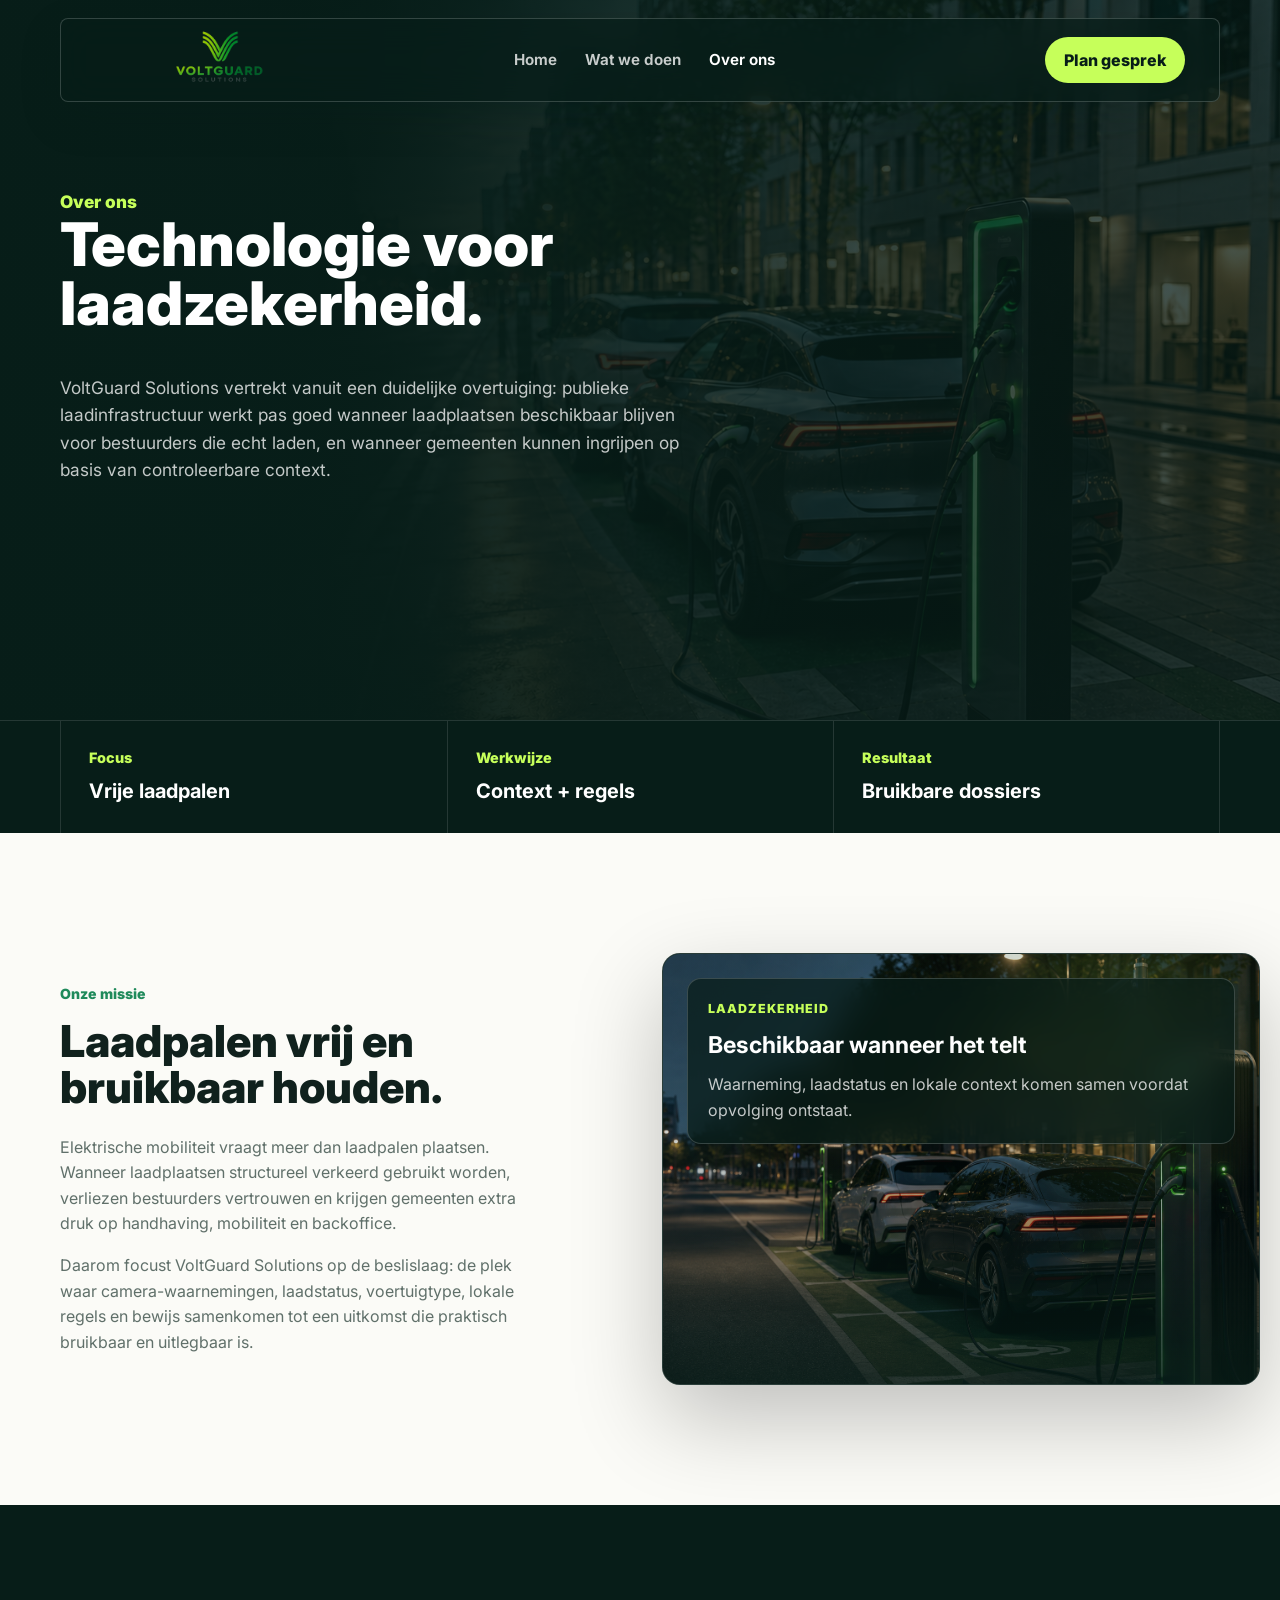
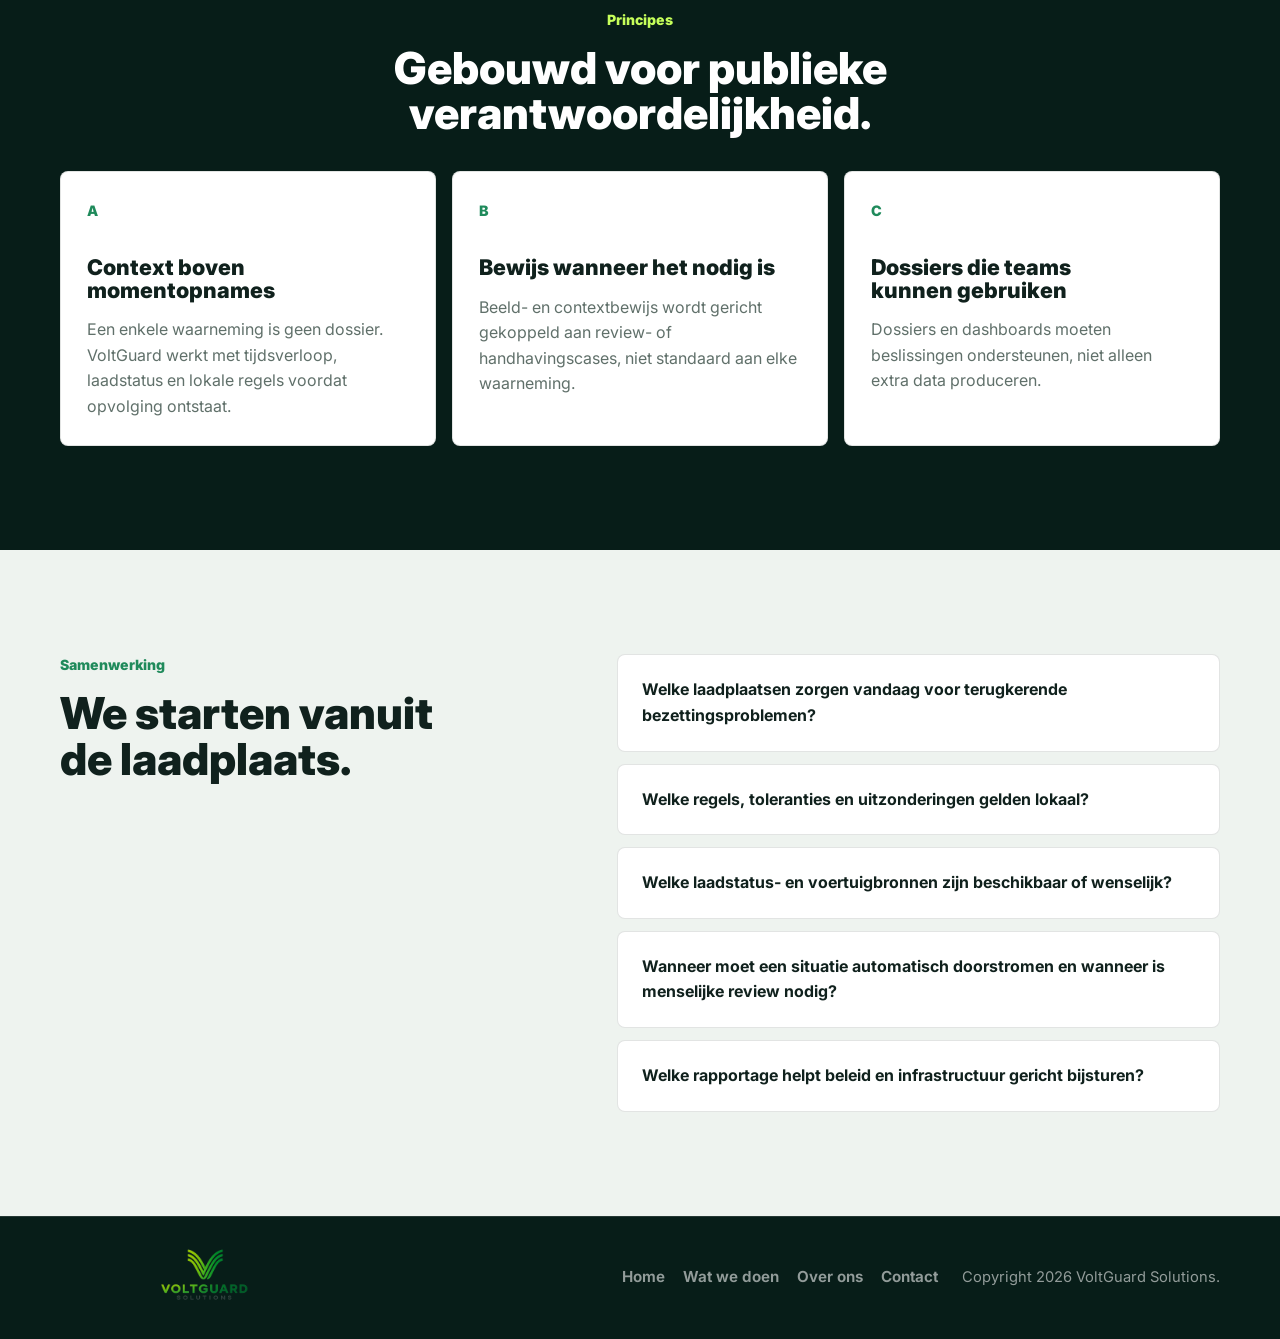
<file: over-ons/index.html>
<!DOCTYPE html>
<html lang="nl">
<head>
  <meta charset="UTF-8">
  <meta name="viewport" content="width=device-width, initial-scale=1.0">
  <title>Over ons | VoltGuard Solutions</title>
  <meta name="description" content="VoltGuard Solutions bouwt uitlegbare laadpaalhandhaving voor steden en gemeenten die publieke laadpalen beschikbaar, betrouwbaar en controleerbaar willen houden.">
  <meta name="robots" content="index,follow">
  <meta name="theme-color" content="#071d18">
  <link rel="canonical" href="https://voltguardsolutions.be/over-ons/">
  <meta property="og:type" content="website">
  <meta property="og:locale" content="nl_BE">
  <meta property="og:title" content="Over ons | VoltGuard Solutions">
  <meta property="og:description" content="Waarom VoltGuard Solutions vertrekt vanuit laadzekerheid, publieke context en uitlegbare handhaving.">
  <meta property="og:url" content="https://voltguardsolutions.be/over-ons/">
  <meta property="og:image" content="https://voltguardsolutions.be/assets/hero-ev-enforcement.png">
  <link rel="icon" type="image/png" href="../FINAL.png">
  <link rel="preconnect" href="https://fonts.googleapis.com">
  <link rel="preconnect" href="https://fonts.gstatic.com" crossorigin>
  <link href="https://fonts.googleapis.com/css2?family=Inter:wght@400;500;600;700;800&display=swap" rel="stylesheet">
  <link rel="stylesheet" href="../style.css">
  <script defer src="../script.js"></script>
</head>
<body data-contact-email="info@voltguardsolutions.be">
  <header class="site-header" id="site-header">
    <div class="container header-inner">
      <a class="brand" href="../" aria-label="VoltGuard Solutions home">
        <img class="brand-logo" src="../FINAL.png" alt="VoltGuard Solutions">
      </a>
      <nav class="desktop-nav" aria-label="Hoofdnavigatie">
        <a href="../">Home</a>
        <a href="../wat-we-doen/">Wat we doen</a>
        <a href="../over-ons/" aria-current="page">Over ons</a>
      </nav>
      <a class="header-cta" href="../#contact">Plan gesprek</a>
      <button class="menu-toggle" type="button" aria-label="Menu openen" aria-expanded="false" aria-controls="mobile-nav">
        <span></span>
        <span></span>
      </button>
    </div>
    <nav class="mobile-nav" id="mobile-nav" aria-label="Mobiele navigatie" aria-hidden="true">
      <a href="../">Home</a>
      <a href="../wat-we-doen/">Wat we doen</a>
      <a href="../over-ons/" aria-current="page">Over ons</a>
    </nav>
  </header>

  <main>
    <section class="page-hero">
      <div class="container page-hero-grid">
        <div>
          <p class="eyebrow">Over ons</p>
          <h1>Technologie voor laadzekerheid.</h1>
        </div>
        <p>VoltGuard Solutions vertrekt vanuit een duidelijke overtuiging: publieke laadinfrastructuur werkt pas goed wanneer laadplaatsen beschikbaar blijven voor bestuurders die echt laden, en wanneer gemeenten kunnen ingrijpen op basis van controleerbare context.</p>
      </div>
    </section>

    <section class="metric-strip" aria-label="Kern van VoltGuard Solutions">
      <div class="container metric-grid">
        <div>
          <span>Focus</span>
          <strong>Vrije laadpalen</strong>
        </div>
        <div>
          <span>Werkwijze</span>
          <strong>Context + regels</strong>
        </div>
        <div>
          <span>Resultaat</span>
          <strong>Bruikbare dossiers</strong>
        </div>
      </div>
    </section>

    <section class="section band-white">
      <div class="container intro-grid mission-intro">
        <div class="mission-copy">
          <div class="section-heading">
            <p class="eyebrow">Onze missie</p>
            <h2>Laadpalen vrij en bruikbaar houden.</h2>
          </div>
          <div class="intro-copy">
            <p>Elektrische mobiliteit vraagt meer dan laadpalen plaatsen. Wanneer laadplaatsen structureel verkeerd gebruikt worden, verliezen bestuurders vertrouwen en krijgen gemeenten extra druk op handhaving, mobiliteit en backoffice.</p>
            <p>Daarom focust VoltGuard Solutions op de beslislaag: de plek waar camera-waarnemingen, laadstatus, voertuigtype, lokale regels en bewijs samenkomen tot een uitkomst die praktisch bruikbaar en uitlegbaar is.</p>
          </div>
        </div>
        <figure class="problem-visual mission-visual" aria-label="Publieke laadplaatsen met controlecamera en laadpunten">
          <img src="../assets/mission-laadzekerheid.png" alt="">
          <figcaption class="problem-visual-card mission-visual-card">
            <span>Laadzekerheid</span>
            <strong>Beschikbaar wanneer het telt</strong>
            <p>Waarneming, laadstatus en lokale context komen samen voordat opvolging ontstaat.</p>
          </figcaption>
        </figure>
      </div>
    </section>

    <section class="section band-dark">
      <div class="container">
        <div class="section-heading wide">
          <p class="eyebrow">Principes</p>
          <h2>Gebouwd voor publieke verantwoordelijkheid.</h2>
        </div>
        <div class="issue-grid">
          <article class="issue-card">
            <span>A</span>
            <h3>Context boven momentopnames</h3>
            <p>Een enkele waarneming is geen dossier. VoltGuard werkt met tijdsverloop, laadstatus en lokale regels voordat opvolging ontstaat.</p>
          </article>
          <article class="issue-card">
            <span>B</span>
            <h3>Bewijs wanneer het nodig is</h3>
            <p>Beeld- en contextbewijs wordt gericht gekoppeld aan review- of handhavingscases, niet standaard aan elke waarneming.</p>
          </article>
          <article class="issue-card">
            <span>C</span>
            <h3>Dossiers die teams kunnen gebruiken</h3>
            <p>Dossiers en dashboards moeten beslissingen ondersteunen, niet alleen extra data produceren.</p>
          </article>
        </div>
      </div>
    </section>

    <section class="section band-light over-ons-collaboration">
      <div class="container split-text">
        <div class="section-heading">
          <p class="eyebrow">Samenwerking</p>
          <h2>We starten vanuit de laadplaats.</h2>
        </div>
        <div class="check-list">
          <p>Welke laadplaatsen zorgen vandaag voor terugkerende bezettingsproblemen?</p>
          <p>Welke regels, toleranties en uitzonderingen gelden lokaal?</p>
          <p>Welke laadstatus- en voertuigbronnen zijn beschikbaar of wenselijk?</p>
          <p>Wanneer moet een situatie automatisch doorstromen en wanneer is menselijke review nodig?</p>
          <p>Welke rapportage helpt beleid en infrastructuur gericht bijsturen?</p>
        </div>
      </div>
    </section>

  </main>

  <footer class="site-footer footer-dark">
    <div class="container footer-grid">
      <a class="brand" href="../" aria-label="VoltGuard Solutions home">
        <img class="brand-logo" src="../FINAL.png" alt="VoltGuard Solutions">
      </a>
      <nav aria-label="Footer navigatie">
        <a href="../">Home</a>
        <a href="../wat-we-doen/">Wat we doen</a>
        <a href="../over-ons/">Over ons</a>
        <a href="../#contact">Contact</a>
      </nav>
      <p>Copyright <span data-year></span> VoltGuard Solutions.</p>
    </div>
  </footer>
</body>
</html>
</file>
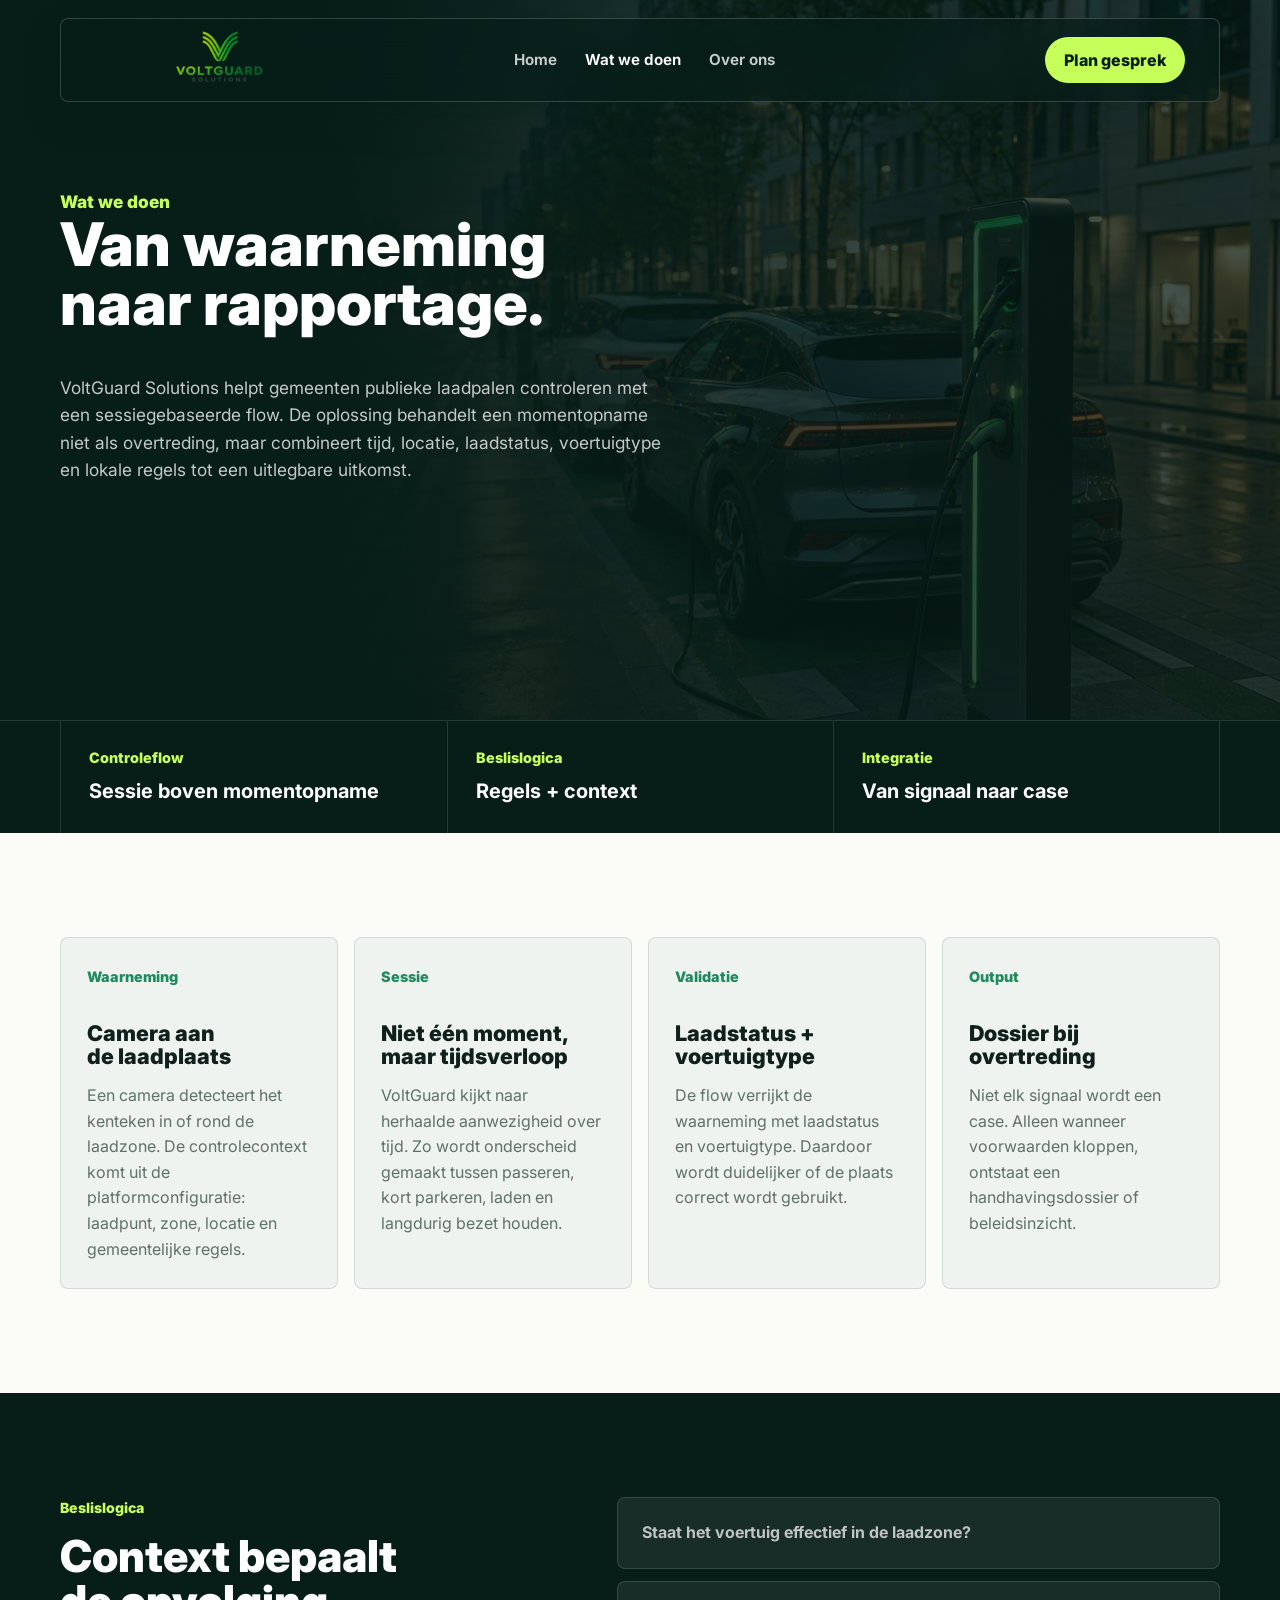
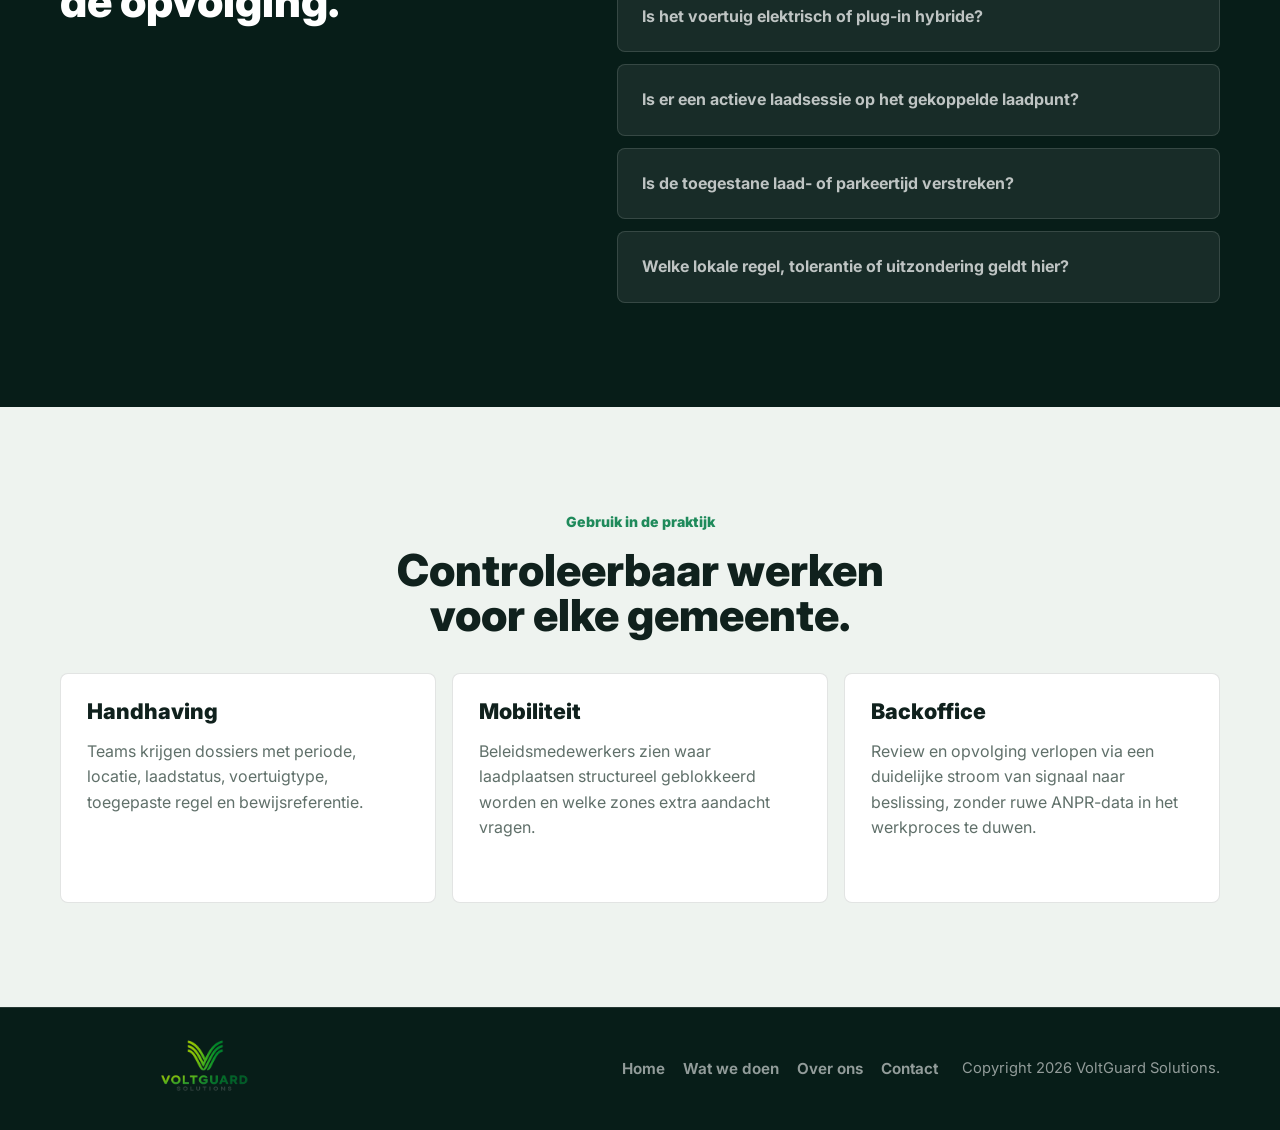
<file: wat-we-doen/index.html>
<!DOCTYPE html>
<html lang="nl">
<head>
  <meta charset="UTF-8">
  <meta name="viewport" content="width=device-width, initial-scale=1.0">
  <title>Wat we doen | VoltGuard Solutions</title>
  <meta name="description" content="Ontdek hoe VoltGuard Solutions camera-waarnemingen, laadstatusvalidatie, voertuigtype, lokale beleidsregels, evidence handling en dossieroutput samenbrengt voor gemeenten.">
  <meta name="robots" content="index,follow">
  <meta name="theme-color" content="#071d18">
  <link rel="canonical" href="https://voltguardsolutions.be/wat-we-doen/">
  <meta property="og:type" content="website">
  <meta property="og:locale" content="nl_BE">
  <meta property="og:title" content="Wat we doen | VoltGuard Solutions">
  <meta property="og:description" content="Een sessiegebaseerde controleflow voor publieke laadpalen: camera, laadstatus, beleidsregels, bewijs en dossier bij overtreding.">
  <meta property="og:url" content="https://voltguardsolutions.be/wat-we-doen/">
  <meta property="og:image" content="https://voltguardsolutions.be/assets/hero-ev-enforcement.png">
  <link rel="icon" type="image/png" href="../FINAL.png">
  <link rel="preconnect" href="https://fonts.googleapis.com">
  <link rel="preconnect" href="https://fonts.gstatic.com" crossorigin>
  <link href="https://fonts.googleapis.com/css2?family=Inter:wght@400;500;600;700;800&display=swap" rel="stylesheet">
  <link rel="stylesheet" href="../style.css">
  <script defer src="../script.js"></script>
</head>
<body data-contact-email="info@voltguardsolutions.be">
  <header class="site-header" id="site-header">
    <div class="container header-inner">
      <a class="brand" href="../" aria-label="VoltGuard Solutions home">
        <img class="brand-logo" src="../FINAL.png" alt="VoltGuard Solutions">
      </a>
      <nav class="desktop-nav" aria-label="Hoofdnavigatie">
        <a href="../">Home</a>
        <a href="../wat-we-doen/" aria-current="page">Wat we doen</a>
        <a href="../over-ons/">Over ons</a>
      </nav>
      <a class="header-cta" href="../#contact">Plan gesprek</a>
      <button class="menu-toggle" type="button" aria-label="Menu openen" aria-expanded="false" aria-controls="mobile-nav">
        <span></span>
        <span></span>
      </button>
    </div>
    <nav class="mobile-nav" id="mobile-nav" aria-label="Mobiele navigatie" aria-hidden="true">
      <a href="../">Home</a>
      <a href="../wat-we-doen/" aria-current="page">Wat we doen</a>
      <a href="../over-ons/">Over ons</a>
    </nav>
  </header>

  <main>
    <section class="page-hero">
      <div class="container page-hero-grid">
        <div>
          <p class="eyebrow">Wat we doen</p>
          <h1>Van waarneming naar rapportage.</h1>
        </div>
        <p>VoltGuard Solutions helpt gemeenten publieke laadpalen controleren met een sessiegebaseerde flow. De oplossing behandelt een momentopname niet als overtreding, maar combineert tijd, locatie, laadstatus, voertuigtype en lokale regels tot een uitlegbare uitkomst.</p>
      </div>
    </section>

    <section class="metric-strip" aria-label="Kern van de aanpak">
      <div class="container metric-grid">
        <div>
          <span>Controleflow</span>
          <strong>Sessie boven momentopname</strong>
        </div>
        <div>
          <span>Beslislogica</span>
          <strong>Regels + context</strong>
        </div>
        <div>
          <span>Integratie</span>
          <strong>Van signaal naar case</strong>
        </div>
      </div>
    </section>

    <section class="section band-white">
      <div class="container module-grid">
        <article class="module-card">
          <span>Waarneming</span>
          <h2>Camera aan de laadplaats</h2>
          <p>Een camera detecteert het kenteken in of rond de laadzone. De controlecontext komt uit de platformconfiguratie: laadpunt, zone, locatie en gemeentelijke regels.</p>
        </article>
        <article class="module-card">
          <span>Sessie</span>
          <h2>Niet één moment, maar tijdsverloop</h2>
          <p>VoltGuard kijkt naar herhaalde aanwezigheid over tijd. Zo wordt onderscheid gemaakt tussen passeren, kort parkeren, laden en langdurig bezet houden.</p>
        </article>
        <article class="module-card">
          <span>Validatie</span>
          <h2>Laadstatus + voertuigtype</h2>
          <p>De flow verrijkt de waarneming met laadstatus en voertuigtype. Daardoor wordt duidelijker of de plaats correct wordt gebruikt.</p>
        </article>
        <article class="module-card">
          <span>Output</span>
          <h2>Dossier bij overtreding</h2>
          <p>Niet elk signaal wordt een case. Alleen wanneer voorwaarden kloppen, ontstaat een handhavingsdossier of beleidsinzicht.</p>
        </article>
      </div>
    </section>

    <section class="section band-dark">
      <div class="container split-text">
        <div class="section-heading">
          <p class="eyebrow">Beslislogica</p>
          <h2>Context bepaalt de opvolging.</h2>
        </div>
        <div class="check-list">
          <p>Staat het voertuig effectief in de laadzone?</p>
          <p>Is het voertuig elektrisch of plug-in hybride?</p>
          <p>Is er een actieve laadsessie op het gekoppelde laadpunt?</p>
          <p>Is de toegestane laad- of parkeertijd verstreken?</p>
          <p>Welke lokale regel, tolerantie of uitzondering geldt hier?</p>
        </div>
      </div>
    </section>

    <section class="section band-light">
      <div class="container">
        <div class="section-heading wide">
          <p class="eyebrow">Gebruik in de praktijk</p>
          <h2>Controleerbaar werken voor elke gemeente.</h2>
        </div>
        <div class="use-grid">
          <article>
            <h3>Handhaving</h3>
            <p>Teams krijgen dossiers met periode, locatie, laadstatus, voertuigtype, toegepaste regel en bewijsreferentie.</p>
          </article>
          <article>
            <h3>Mobiliteit</h3>
            <p>Beleidsmedewerkers zien waar laadplaatsen structureel geblokkeerd worden en welke zones extra aandacht vragen.</p>
          </article>
          <article>
            <h3>Backoffice</h3>
            <p>Review en opvolging verlopen via een duidelijke stroom van signaal naar beslissing, zonder ruwe ANPR-data in het werkproces te duwen.</p>
          </article>
        </div>
      </div>
    </section>

  </main>

  <footer class="site-footer footer-dark">
    <div class="container footer-grid">
      <a class="brand" href="../" aria-label="VoltGuard Solutions home">
        <img class="brand-logo" src="../FINAL.png" alt="VoltGuard Solutions">
      </a>
      <nav aria-label="Footer navigatie">
        <a href="../">Home</a>
        <a href="../wat-we-doen/">Wat we doen</a>
        <a href="../over-ons/">Over ons</a>
        <a href="../#contact">Contact</a>
      </nav>
      <p>Copyright <span data-year></span> VoltGuard Solutions.</p>
    </div>
  </footer>
</body>
</html>
</file>
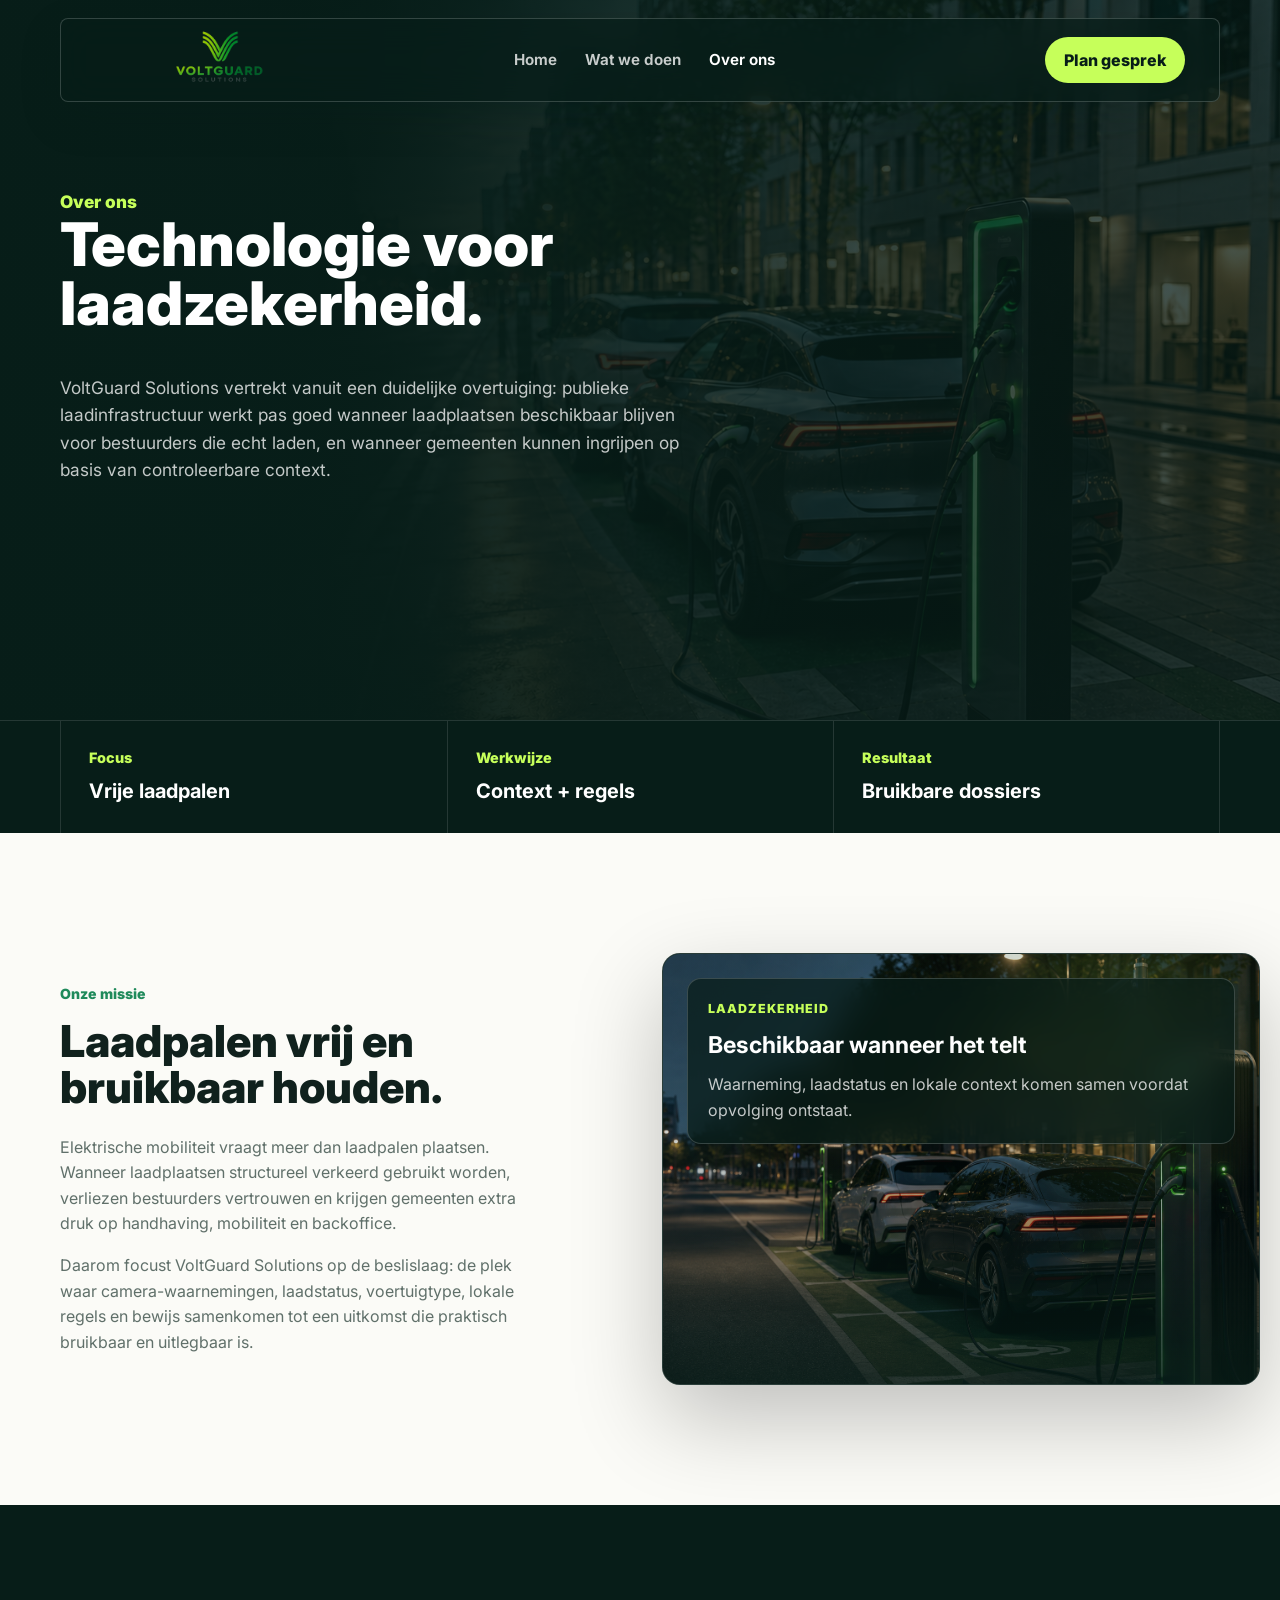
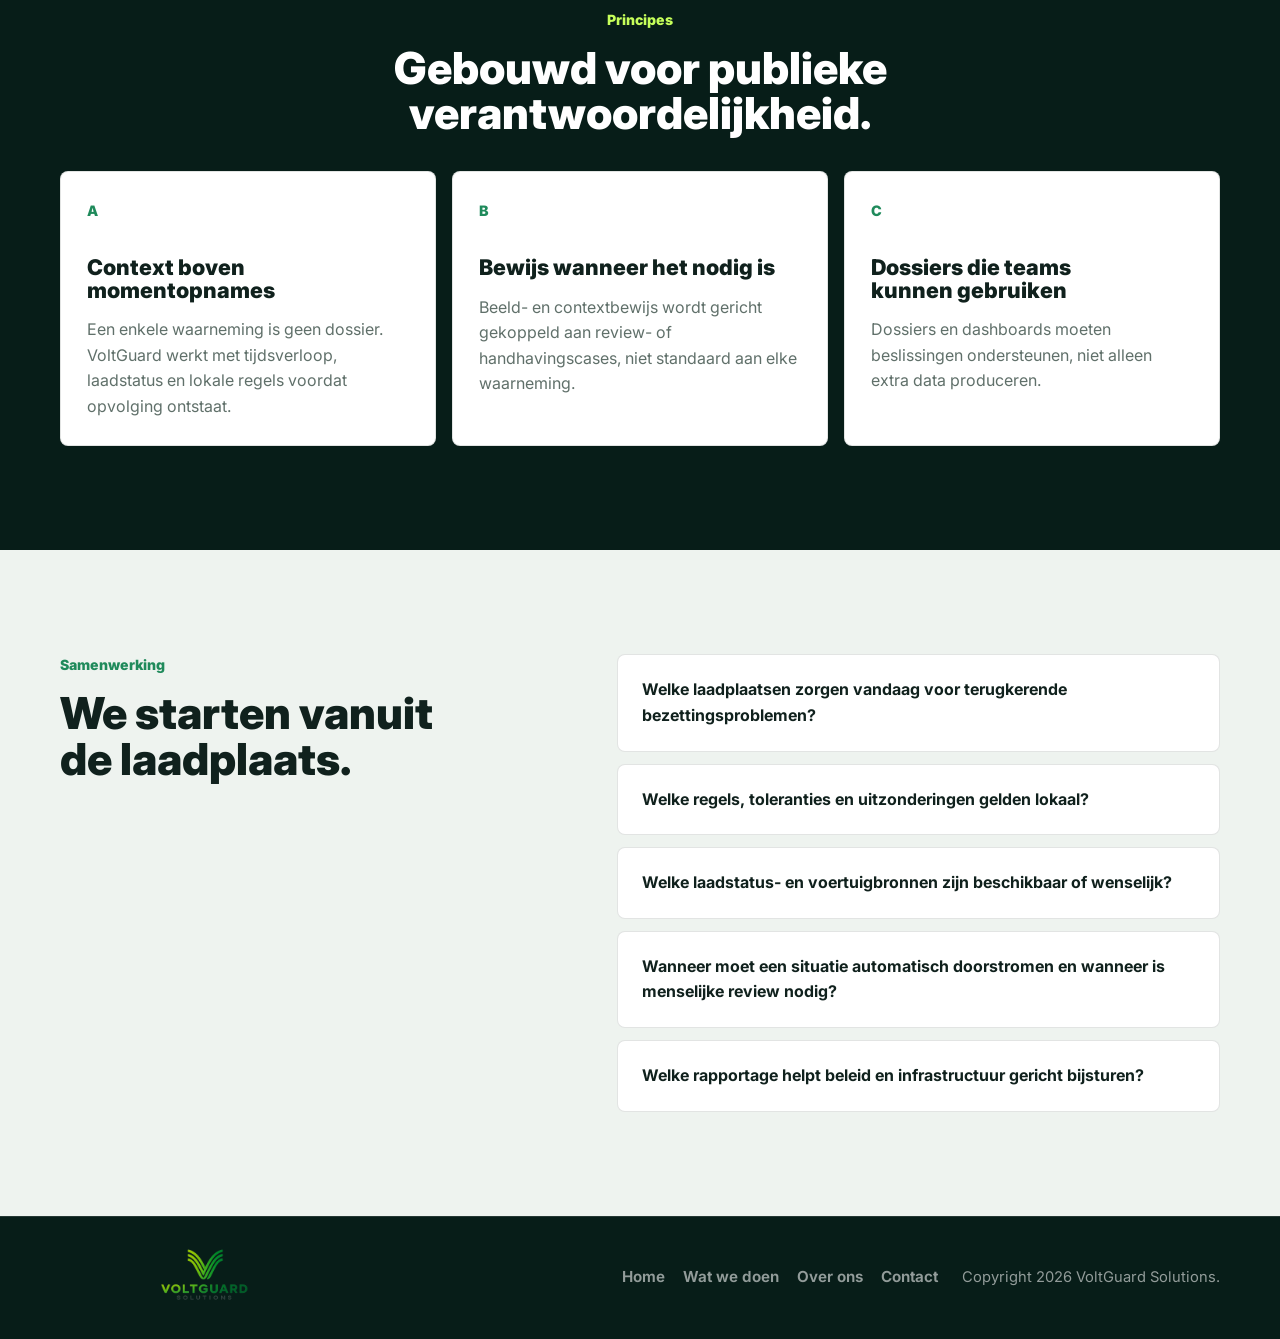
<file: over-ons.html>
<!DOCTYPE html>
<html lang="nl">
<head>
  <meta charset="UTF-8">
  <meta name="robots" content="noindex">
  <meta http-equiv="refresh" content="0; url=over-ons/">
  <link rel="canonical" href="https://voltguardsolutions.be/over-ons/">
  <title>Doorverwijzen | VoltGuard Solutions</title>
</head>
<body>
  <p>Doorverwijzen naar <a href="over-ons/">/over-ons/</a>.</p>
</body>
</html>
</file>
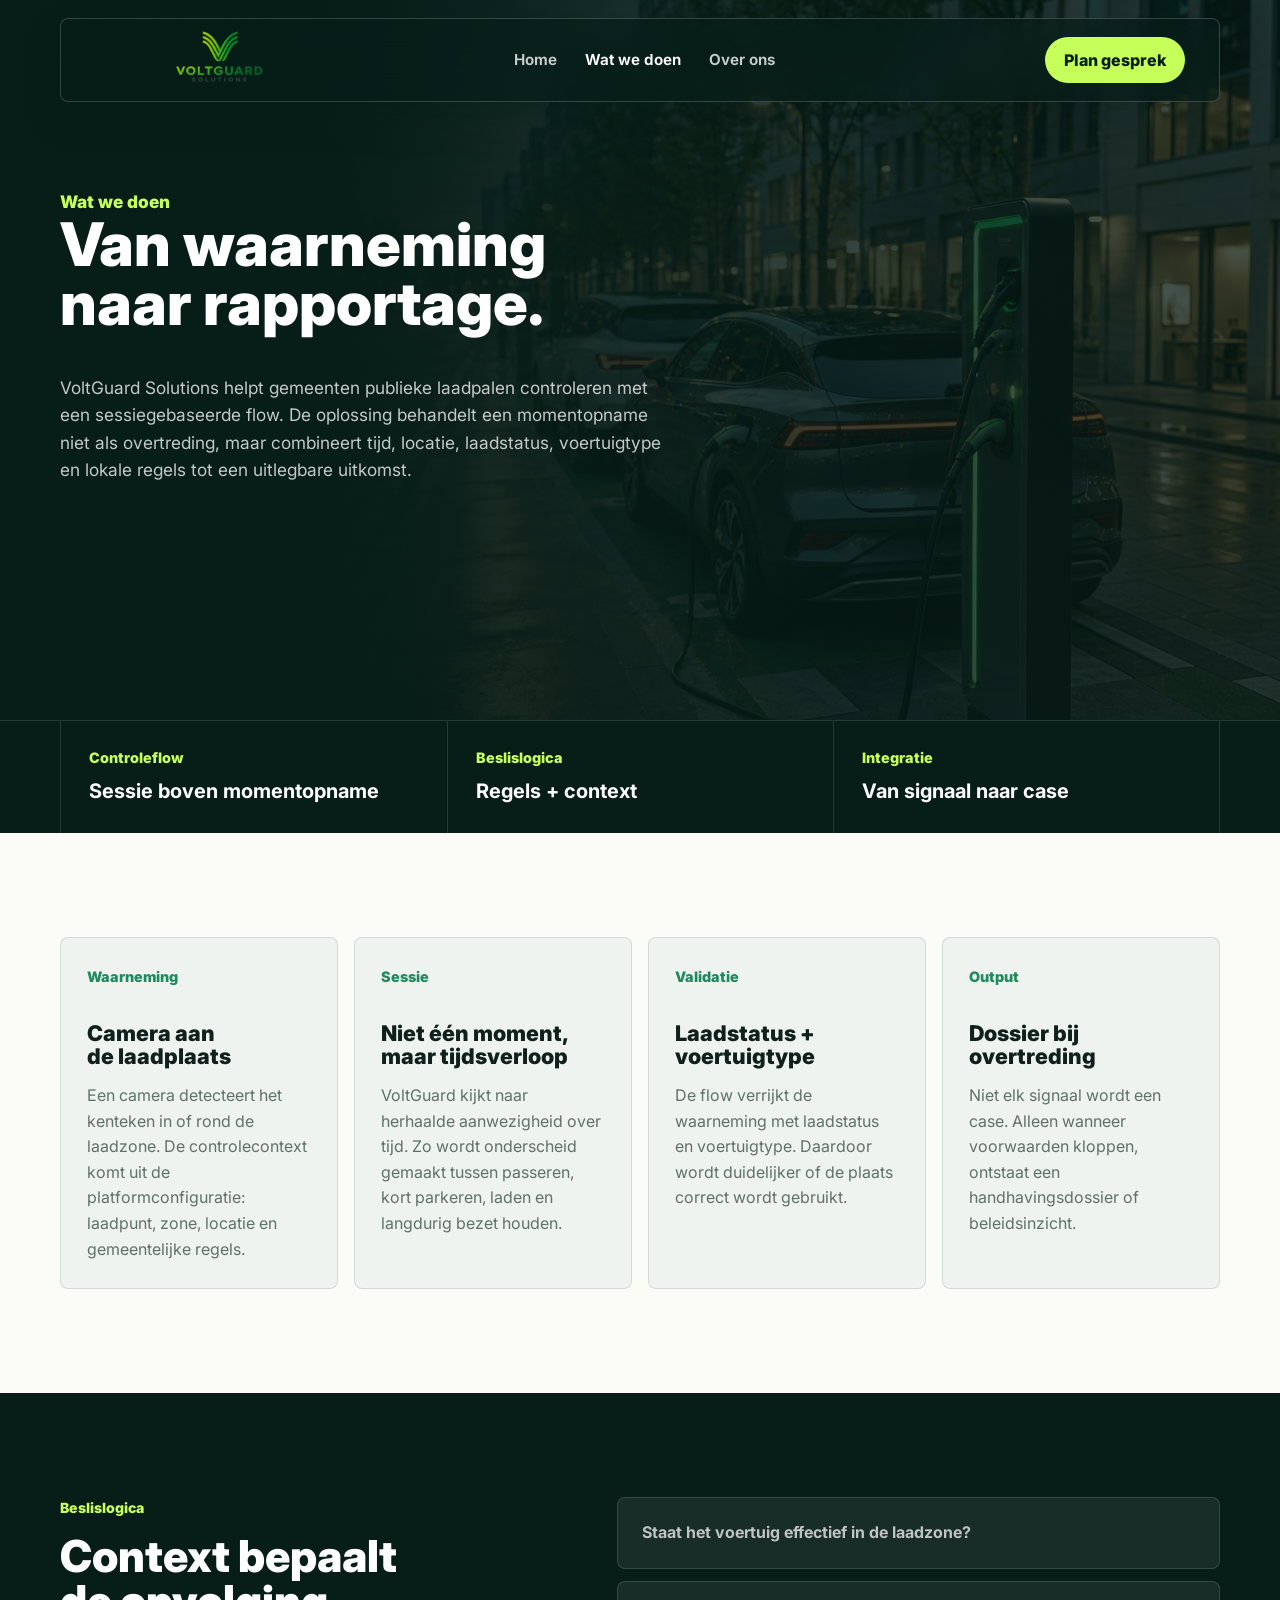
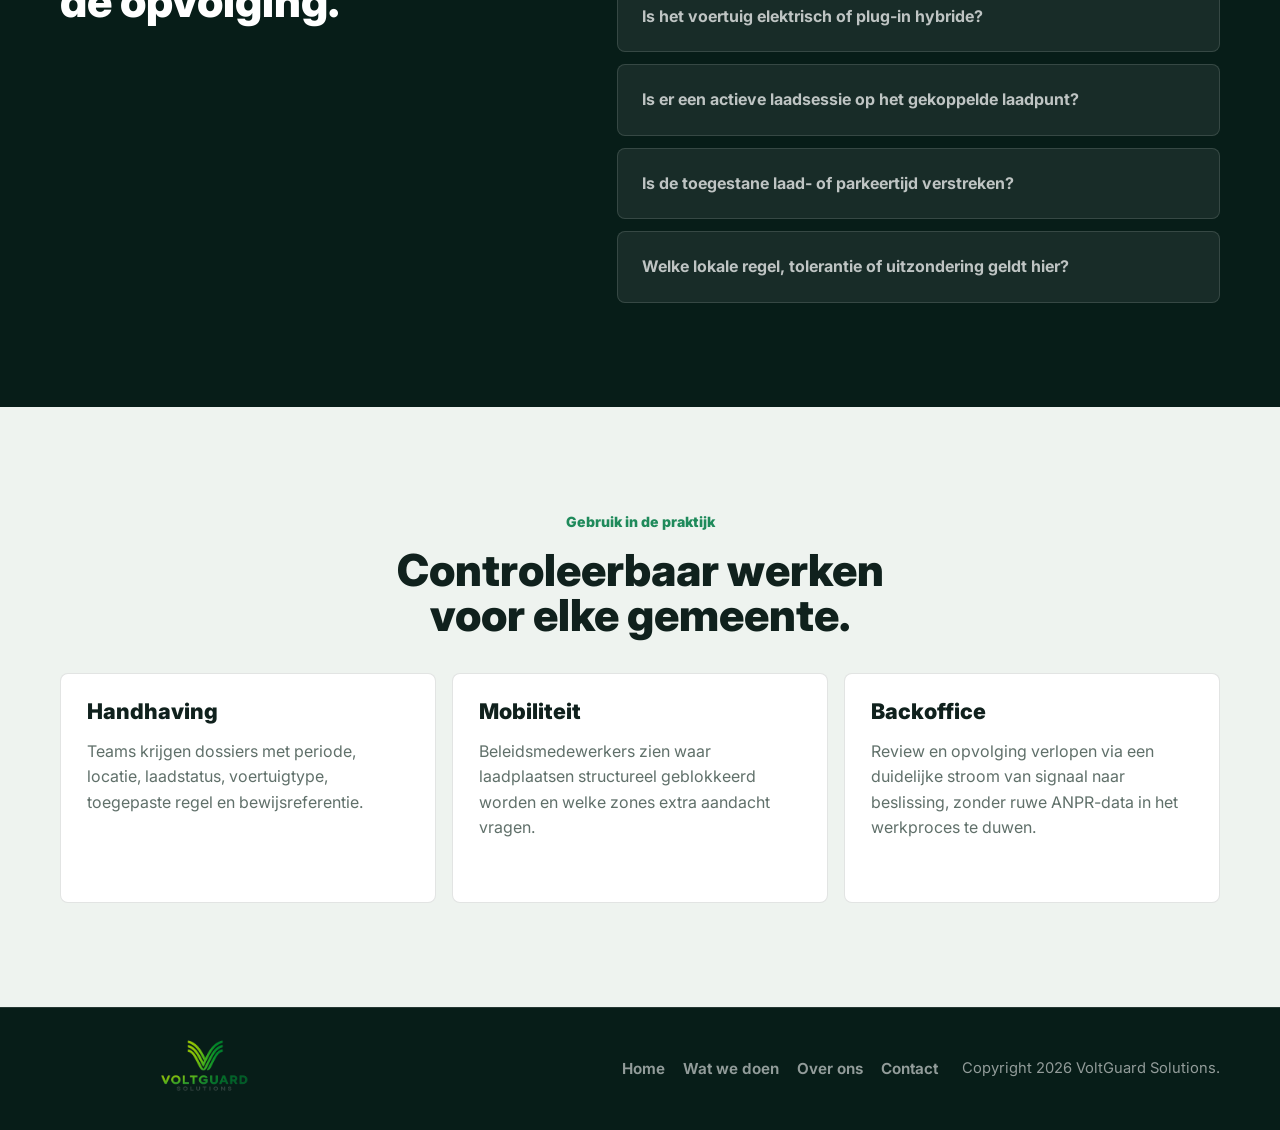
<file: wat-we-doen.html>
<!DOCTYPE html>
<html lang="nl">
<head>
  <meta charset="UTF-8">
  <meta name="robots" content="noindex">
  <meta http-equiv="refresh" content="0; url=wat-we-doen/">
  <link rel="canonical" href="https://voltguardsolutions.be/wat-we-doen/">
  <title>Doorverwijzen | VoltGuard Solutions</title>
</head>
<body>
  <p>Doorverwijzen naar <a href="wat-we-doen/">/wat-we-doen/</a>.</p>
</body>
</html>
</file>
<file: style.css>
:root {
  --ink: #10211d;
  --muted: #60706a;
  --deep: #071d18;
  --deep-2: #0d2b24;
  --green: #1f8a5b;
  --green-soft: #dff3e8;
  --lime: #c6ff5a;
  --amber: #ffb342;
  --paper: #fbfbf7;
  --mist: #eef3ef;
  --line: rgba(16, 33, 29, 0.12);
  --white: #ffffff;
  --radius-card: 8px;
  --container: 1160px;
  --shadow: 0 22px 56px rgba(7, 29, 24, 0.14);
}

*,
*::before,
*::after {
  box-sizing: border-box;
}

html {
  scroll-behavior: smooth;
}

body {
  margin: 0;
  min-width: 320px;
  color: var(--ink);
  background: var(--paper);
  font-family: "Inter", Arial, sans-serif;
  font-size: 16px;
  line-height: 1.6;
  overflow-x: hidden;
}

body.nav-open {
  overflow: hidden;
}

img {
  display: block;
  max-width: 100%;
}

a {
  color: inherit;
  text-decoration: none;
}

button,
input,
select,
textarea {
  font: inherit;
}

button {
  cursor: pointer;
}

.container {
  width: min(var(--container), calc(100vw - 40px));
  margin: 0 auto;
}

.site-header {
  position: fixed;
  top: 0;
  left: 0;
  right: 0;
  z-index: 20;
  padding: 18px 0 0;
}

.header-inner {
  display: grid;
  grid-template-columns: auto 1fr auto auto;
  align-items: center;
  gap: 20px;
  min-height: 70px;
  padding: 12px 14px;
  color: var(--white);
  background: rgba(7, 29, 24, 0.68);
  border: 1px solid rgba(255, 255, 255, 0.18);
  border-radius: 8px;
  backdrop-filter: blur(18px);
  box-shadow: 0 16px 40px rgba(7, 29, 24, 0.18);
}

.site-header.is-scrolled .header-inner,
.site-header.header-solid .header-inner {
  color: var(--ink);
  background: rgba(251, 251, 247, 0.94);
  border-color: var(--line);
}

.brand {
  display: inline-flex;
  align-items: center;
  justify-content: flex-start;
  width: 168px;
  height: 58px;
  min-width: 0;
  font-weight: 800;
  line-height: 1.05;
  overflow: visible;
}

.brand-logo {
  display: block;
  width: 100%;
  height: 100%;
  object-fit: contain;
  object-position: center;
  transform: scale(1.72);
  transform-origin: left center;
}

.brand-mark {
  display: inline-grid;
  place-items: center;
  width: 42px;
  height: 42px;
  flex: 0 0 auto;
  color: var(--deep);
  background: var(--lime);
  border-radius: 8px;
  font-size: 1.25rem;
}

.brand-name {
  display: inline-grid;
  gap: 1px;
}

.brand-name strong {
  color: var(--lime);
  font-weight: 800;
}

.site-header.is-scrolled .brand-name strong,
.site-header.header-solid .brand-name strong,
.site-footer .brand-name strong {
  color: var(--green);
}

.desktop-nav {
  display: flex;
  align-items: center;
  justify-content: center;
  gap: 28px;
}

.desktop-nav a,
.mobile-nav a,
.site-footer nav a {
  color: currentColor;
  font-size: 0.95rem;
  font-weight: 650;
  opacity: 0.78;
}

.desktop-nav a:hover,
.desktop-nav a[aria-current="page"],
.mobile-nav a:hover,
.mobile-nav a[aria-current="page"],
.site-footer nav a:hover {
  opacity: 1;
}

.header-cta,
.button {
  display: inline-flex;
  align-items: center;
  justify-content: center;
  min-height: 46px;
  padding: 12px 18px;
  border: 1px solid transparent;
  border-radius: 999px;
  font-weight: 800;
  line-height: 1.15;
  text-align: center;
}

.header-cta {
  color: var(--deep);
  background: var(--lime);
}

.button-primary {
  color: var(--deep);
  background: var(--lime);
  box-shadow: 0 14px 32px rgba(198, 255, 90, 0.18);
}

.button-secondary {
  color: var(--white);
  background: rgba(255, 255, 255, 0.1);
  border-color: rgba(255, 255, 255, 0.32);
}

.button:hover,
.header-cta:hover {
  transform: translateY(-1px);
}

.menu-toggle {
  display: none;
  align-items: center;
  justify-content: center;
  flex-direction: column;
  gap: 4px;
  width: 46px;
  height: 46px;
  padding: 0;
  border: 1px solid rgba(255, 255, 255, 0.28);
  border-radius: 999px;
  background: transparent;
  color: currentColor;
}

.site-header.is-scrolled .menu-toggle,
.site-header.header-solid .menu-toggle {
  border-color: rgba(16, 33, 29, 0.14);
  background: rgba(16, 33, 29, 0.04);
}

.menu-toggle span {
  display: block;
  width: 18px;
  height: 2px;
  margin: 0;
  background: currentColor;
  border-radius: 999px;
  transition: transform 160ms ease;
}

.menu-toggle[aria-expanded="true"] span:first-child {
  transform: translateY(3px) rotate(45deg);
}

.menu-toggle[aria-expanded="true"] span:last-child {
  transform: translateY(-3px) rotate(-45deg);
}

.mobile-nav {
  display: none;
  width: min(var(--container), calc(100vw - 40px));
  margin: 8px auto 0;
  padding: 18px;
  color: var(--ink);
  background: var(--paper);
  border: 1px solid var(--line);
  border-radius: 8px;
  box-shadow: var(--shadow);
}

.mobile-nav.is-open {
  display: grid;
  gap: 14px;
}

.hero {
  position: relative;
  min-height: 84svh;
  overflow: hidden;
  color: var(--white);
  background: var(--deep);
}

.home-hero {
  display: grid;
  align-items: start;
  min-height: min(820px, 80svh);
  padding: 172px 0 28px;
}

.hero-image,
.hero-shade {
  position: absolute;
  inset: 0;
  width: 100%;
  height: 100%;
}

.hero-image {
  object-fit: cover;
  object-position: center;
}

.hero-shade {
  background:
    linear-gradient(90deg, rgba(7, 29, 24, 0.98) 0%, rgba(7, 29, 24, 0.82) 34%, rgba(7, 29, 24, 0.16) 72%),
    linear-gradient(0deg, rgba(7, 29, 24, 0.56) 0%, rgba(7, 29, 24, 0.04) 52%);
}

.hero-content {
  position: relative;
  max-width: var(--container);
}

.hero-copy {
  min-width: 0;
}

.eyebrow {
  margin: 0 0 14px;
  color: var(--green);
  font-size: 0.88rem;
  font-weight: 850;
}

.band-dark .eyebrow,
.hero .eyebrow,
.page-hero .eyebrow {
  color: var(--lime);
}

h1,
h2,
h3,
p {
  overflow-wrap: break-word;
}

h1,
h2,
h3 {
  margin: 0;
  line-height: 1.04;
  font-weight: 850;
}

h1 {
  max-width: 920px;
  font-size: clamp(4.15rem, 5.15vw, 5.35rem);
  line-height: 0.98;
  text-wrap: balance;
}

.hero-title-line {
  display: block;
}

.hero-lede {
  max-width: 620px;
  margin: 24px 0 0;
  color: rgba(255, 255, 255, 0.82);
  font-size: 1.18rem;
}

.hero-actions {
  display: flex;
  flex-wrap: wrap;
  gap: 12px;
  margin-top: 34px;
}

.promo-video-card {
  width: 100%;
  align-self: center;
  padding: 12px;
  background: rgba(251, 251, 247, 0.14);
  border: 1px solid rgba(255, 255, 255, 0.32);
  border-radius: var(--radius-card);
  box-shadow: 0 34px 90px rgba(0, 0, 0, 0.48), 0 0 0 1px rgba(198, 255, 90, 0.1);
  backdrop-filter: blur(12px);
}

.promo-video-card video {
  display: block;
  width: 100%;
  aspect-ratio: 16 / 9;
  object-fit: cover;
  border-radius: 6px;
  background: #000000;
}

.video-section {
  padding: 96px 0 106px;
  color: var(--ink);
  background: var(--mist);
  border-top: 0;
}

.video-showcase {
  display: grid;
  gap: 30px;
  justify-items: stretch;
}

.video-showcase-copy {
  display: grid;
  gap: 18px;
  justify-items: center;
  text-align: center;
}

.video-showcase-copy h2 {
  max-width: 28ch;
  font-size: 2.75rem;
  text-wrap: balance;
}

.promo-video-wide {
  max-width: 1080px;
  width: 100%;
  margin: 0 auto;
  padding: 12px;
  background: var(--white);
  border-color: var(--line);
  box-shadow: 0 30px 80px rgba(7, 29, 24, 0.16);
}

.video-support {
  max-width: 1080px;
  width: 100%;
  margin: -2px auto 0;
  color: var(--muted);
  text-align: left;
}

.metric-strip {
  color: var(--white);
  background: var(--deep);
  border-top: 1px solid rgba(255, 255, 255, 0.12);
}

.metric-grid {
  display: grid;
  grid-template-columns: repeat(3, minmax(0, 1fr));
}

.metric-grid div {
  min-width: 0;
  min-height: 112px;
  padding: 24px 28px;
  border-left: 1px solid rgba(255, 255, 255, 0.12);
}

.metric-grid div:last-child {
  border-right: 1px solid rgba(255, 255, 255, 0.12);
}

.metric-grid span,
.module-card span,
.issue-card span,
.process-list span {
  display: inline-block;
  color: var(--lime);
  font-size: 0.9rem;
  font-weight: 850;
}

.metric-grid strong {
  display: block;
  margin-top: 8px;
  font-size: 1.25rem;
  line-height: 1.25;
  text-wrap: balance;
}

.section {
  padding: 104px 0;
}

.band-light {
  background: var(--mist);
}

.band-white {
  background: var(--paper);
}

.band-dark {
  color: var(--white);
  background: var(--deep);
}

.intro-grid,
.process-layout,
.outcome-grid,
.contact-grid,
.page-hero-grid,
.split-text {
  display: grid;
  grid-template-columns: minmax(0, 0.9fr) minmax(0, 1.1fr);
  gap: 64px;
  align-items: start;
}

.section-heading h2,
.page-hero h1 {
  font-size: 2.95rem;
}

.section-heading h2 {
  max-width: 24ch;
  font-size: 2.75rem;
  text-wrap: balance;
}

.section-heading p,
.intro-copy p,
.module-card p,
.issue-card p,
.process-list p,
.outcome-panel p,
.use-grid p,
.check-list p,
.page-hero p,
.site-footer p {
  color: var(--muted);
  margin: 16px 0 0;
}

.section-heading > .eyebrow,
.video-showcase-copy > .eyebrow {
  margin: 0 0 14px;
  color: var(--green);
}

.band-dark .section-heading p,
.band-dark .intro-copy p,
.band-dark .process-list p,
.band-dark .check-list p {
  color: rgba(255, 255, 255, 0.72);
}

.band-dark .section-heading > .eyebrow,
.contact-section .section-heading > .eyebrow {
  color: var(--lime);
}

.wide {
  max-width: 900px;
  margin-bottom: 34px;
  margin-left: auto;
  margin-right: auto;
  text-align: center;
}

.wide h2 {
  max-width: 24ch;
  margin-left: auto;
  margin-right: auto;
}

.problem-intro {
  grid-template-columns: minmax(0, 0.95fr) minmax(360px, 1.05fr);
  gap: 72px;
  align-items: center;
}

.problem-intro .section-heading {
  margin-bottom: 24px;
}

.problem-intro .section-heading h2 {
  max-width: 20ch;
}

.problem-intro .intro-copy {
  max-width: 680px;
}

.mission-intro {
  grid-template-columns: minmax(0, 0.9fr) minmax(380px, 1.1fr);
  gap: 72px;
  align-items: center;
}

.mission-copy .section-heading {
  margin-bottom: 24px;
}

.mission-copy .section-heading h2 {
  max-width: 20ch;
}

.mission-copy .intro-copy {
  max-width: 660px;
}

.problem-visual.mission-visual {
  width: 100%;
  min-height: 430px;
}

.problem-visual.mission-visual img {
  min-height: 430px;
  object-position: center;
  opacity: 0.9;
}

.problem-visual.mission-visual::after {
  background:
    linear-gradient(0deg, rgba(7, 29, 24, 0.76), rgba(7, 29, 24, 0.06) 60%),
    radial-gradient(circle at 78% 18%, rgba(198, 255, 90, 0.2), transparent 34%);
}

.band-dark .problem-intro .intro-copy p {
  color: rgba(255, 255, 255, 0.72);
}

.problem-visual {
  position: relative;
  min-height: 420px;
  overflow: hidden;
  background: var(--deep);
  border: 1px solid rgba(255, 255, 255, 0.14);
  border-radius: 18px;
  box-shadow: 0 34px 90px rgba(0, 0, 0, 0.24);
}

.problem-visual img {
  width: 100%;
  height: 100%;
  min-height: 420px;
  object-fit: cover;
  object-position: center;
  opacity: 0.82;
}

.problem-visual::after {
  position: absolute;
  inset: 0;
  content: "";
  background:
    linear-gradient(0deg, rgba(7, 29, 24, 0.82), rgba(7, 29, 24, 0.08) 60%),
    radial-gradient(circle at 82% 18%, rgba(198, 255, 90, 0.22), transparent 34%);
}

.problem-visual-card {
  position: absolute;
  left: 24px;
  right: 24px;
  top: 24px;
  z-index: 1;
  padding: 20px;
  color: var(--white);
  background: rgba(7, 29, 24, 0.72);
  border: 1px solid rgba(255, 255, 255, 0.18);
  border-radius: 14px;
  backdrop-filter: blur(16px);
}

.problem-visual-card span {
  display: block;
  color: var(--lime);
  font-size: 0.78rem;
  font-weight: 850;
  text-transform: uppercase;
  letter-spacing: 0.08em;
}

.problem-visual-card strong {
  display: block;
  margin-top: 8px;
  font-size: 1.45rem;
}

.problem-visual-card p {
  margin: 8px 0 0;
  color: rgba(255, 255, 255, 0.76);
}

.process-layout {
  grid-template-columns: 1fr;
  gap: 42px;
}

.process-layout .section-heading {
  max-width: 920px;
  margin: 0 auto;
  text-align: center;
}

.process-layout .section-heading h2 {
  max-width: 24ch;
  margin-left: auto;
  margin-right: auto;
}

.process-layout .section-heading p {
  max-width: 780px;
  margin-left: auto;
  margin-right: auto;
}

.issue-grid,
.module-grid,
.use-grid {
  display: grid;
  grid-template-columns: repeat(3, minmax(0, 1fr));
  gap: 16px;
}

.module-grid {
  grid-template-columns: repeat(4, minmax(0, 1fr));
}

.issue-card,
.module-card,
.use-grid article {
  min-height: 230px;
  padding: 26px;
  color: var(--ink);
  background: var(--white);
  border: 1px solid var(--line);
  border-radius: var(--radius-card);
}

.module-card {
  background: var(--mist);
}

.module-card span,
.issue-card span {
  color: var(--green);
  margin-bottom: 34px;
}

.module-card h2,
.issue-card h3,
.use-grid h3 {
  text-wrap: balance;
}

.issue-card h3,
.module-card h2,
.use-grid h3,
.outcome-panel h3,
.process-list h3 {
  font-size: 1.35rem;
}

.sticky-heading {
  position: static;
}

.process-list {
  display: grid;
  grid-template-columns: repeat(5, minmax(0, 1fr));
  gap: 14px;
}

.process-list article {
  display: grid;
  grid-template-columns: 1fr;
  gap: 18px;
  align-items: start;
  padding: 24px;
  min-height: 270px;
  background: rgba(255, 255, 255, 0.06);
  border: 1px solid rgba(255, 255, 255, 0.12);
  border-radius: var(--radius-card);
}

.process-list span {
  display: grid;
  place-items: center;
  width: 42px;
  height: 42px;
  color: var(--deep);
  background: var(--lime);
  border-radius: var(--radius-card);
}

.process-list h3 {
  font-size: 1.18rem;
}

.process-list p {
  font-size: 0.95rem;
}

.outcome-panel {
  display: grid;
  gap: 14px;
}

.outcome-panel article,
.check-list p {
  padding: 22px 24px;
  background: var(--white);
  border: 1px solid var(--line);
  border-radius: var(--radius-card);
}

.check-list {
  display: grid;
  gap: 12px;
}

.check-list p {
  margin: 0;
  color: var(--white);
  background: rgba(255, 255, 255, 0.07);
  border-color: rgba(255, 255, 255, 0.13);
  font-weight: 700;
}

.over-ons-collaboration .check-list p {
  color: var(--ink);
  background: var(--white);
  border: 1px solid var(--line);
}

.contact-section {
  background: var(--deep-2);
  color: var(--white);
}

.contact-section .section-heading p {
  color: rgba(255, 255, 255, 0.74);
}

.contact-grid {
  grid-template-columns: minmax(0, 0.95fr) minmax(0, 1.05fr);
  align-items: center;
}

.contact-section .section-heading h2 {
  max-width: 18ch;
}

.contact-form {
  display: grid;
  gap: 18px;
  padding: 26px;
  background: var(--paper);
  border-radius: var(--radius-card);
  box-shadow: var(--shadow);
}

.form-grid {
  display: grid;
  grid-template-columns: repeat(2, minmax(0, 1fr));
  gap: 16px;
}

.form-grid label {
  display: grid;
  gap: 7px;
  color: var(--ink);
  font-weight: 750;
}

.form-grid .full {
  grid-column: 1 / -1;
}

.form-grid input,
.form-grid select,
.form-grid textarea {
  width: 100%;
  border: 1px solid var(--line);
  border-radius: var(--radius-card);
  padding: 13px 14px;
  color: var(--ink);
  background: var(--white);
  outline: none;
}

.form-grid input:focus,
.form-grid select:focus,
.form-grid textarea:focus {
  border-color: var(--green);
  box-shadow: 0 0 0 4px rgba(31, 138, 91, 0.14);
}

.form-feedback {
  min-height: 1.5em;
  margin: 0;
  color: var(--muted);
}

.form-feedback.is-error {
  color: #a33a28;
}

.form-feedback.is-success {
  color: #1d7650;
}

.page-hero {
  display: grid;
  align-items: start;
  min-height: min(820px, 80svh);
  padding: 172px 0 28px;
  color: var(--white);
  background:
    linear-gradient(90deg, rgba(7, 29, 24, 0.96), rgba(7, 29, 24, 0.72)),
    url("assets/hero-ev-enforcement.png") center / cover;
}

.page-hero .page-hero-grid {
  grid-template-columns: minmax(0, 1fr);
  align-items: start;
  gap: 24px;
}

.page-hero p {
  color: rgba(255, 255, 255, 0.76);
  font-size: 1.08rem;
}

.page-hero h1 {
  max-width: 920px;
  font-size: clamp(3.35rem, 4.7vw, 5rem);
  line-height: 0.98;
  text-wrap: balance;
}

.page-hero-grid > p {
  max-width: 620px;
}

.site-footer {
  padding: 32px 0;
  color: var(--ink);
  background: var(--paper);
}

.footer-dark {
  color: rgba(255, 255, 255, 0.72);
  background: var(--deep);
  border-top: 1px solid rgba(255, 255, 255, 0.12);
}

.footer-dark .site-footer p,
.footer-dark p {
  color: rgba(255, 255, 255, 0.56);
}

.footer-dark a {
  color: rgba(255, 255, 255, 0.76);
}

.footer-dark a:hover {
  color: var(--lime);
}

.footer-grid {
  display: grid;
  grid-template-columns: 1fr auto auto;
  gap: 24px;
  align-items: center;
}

.site-footer nav {
  display: flex;
  flex-wrap: wrap;
  gap: 18px;
}

.site-footer p {
  margin: 0;
  font-size: 0.92rem;
}

@media (max-width: 980px) {
  .desktop-nav,
  .header-cta {
    display: none;
  }

  .header-inner {
    grid-template-columns: auto 1fr auto;
  }

  .menu-toggle {
    display: block;
  }

  h1 {
    font-size: 3.25rem;
  }

  .page-hero h1 {
    font-size: 2.55rem;
  }

  .section-heading h2,
  .video-showcase-copy h2 {
    font-size: 2.25rem;
  }

  .intro-grid,
  .process-layout,
  .outcome-grid,
  .contact-grid,
  .page-hero-grid,
  .split-text {
    grid-template-columns: 1fr;
    gap: 34px;
  }

  .sticky-heading {
    position: static;
  }

  .issue-grid,
  .module-grid,
  .use-grid {
    grid-template-columns: 1fr;
  }

  .process-list {
    grid-template-columns: repeat(2, minmax(0, 1fr));
  }

  .footer-grid {
    grid-template-columns: 1fr;
  }
}

@media (max-width: 640px) {
  .container,
  .mobile-nav {
    width: min(var(--container), calc(100vw - 24px));
  }

  .page-hero .container,
  .section .container,
  .site-footer .container {
    width: min(360px, calc(100vw - 24px));
    margin-left: auto;
    margin-right: auto;
  }

  .video-section .container {
    width: min(360px, calc(100vw - 24px));
    margin-left: auto;
    margin-right: auto;
  }

  .site-header {
    padding-top: 10px;
    padding-left: 2px;
    padding-right: 2px;
  }

  .site-header .container {
    width: 100%;
    max-width: none;
    margin: 0;
  }

  .header-inner {
    display: flex;
    align-items: center;
    justify-content: space-between;
    min-height: 56px;
    gap: 8px;
    padding: 8px 8px 8px 4px;
  }

  .brand-logo {
    object-position: left center;
    transform: translateX(-12px) scale(1.8);
  }

  .brand {
    width: 124px;
    height: 44px;
    margin-left: -2px;
    margin-right: auto;
    justify-self: start;
  }

  .menu-toggle {
    display: inline-flex;
    align-items: center;
    justify-content: center;
    margin-left: 0;
    justify-self: end;
    flex: 0 0 44px;
    width: 44px;
    height: 44px;
    background: rgba(255, 255, 255, 0.08);
  }

  .mobile-nav {
    width: 100%;
    margin: 8px 0 0;
    padding: 14px;
  }

  .home-hero {
    min-height: 74svh;
    padding: 110px 0 64px;
  }

  .hero-shade {
    background:
      linear-gradient(90deg, rgba(7, 29, 24, 0.96) 0%, rgba(7, 29, 24, 0.78) 60%, rgba(7, 29, 24, 0.28) 100%),
      linear-gradient(0deg, rgba(7, 29, 24, 0.62), rgba(7, 29, 24, 0.08));
  }

  h1 {
    font-size: 2.15rem;
  }

  .hero-lede,
  .page-hero p {
    font-size: 1rem;
  }

  .hero-lede {
    max-width: 30ch;
  }

  .hero-copy,
  .page-hero-grid,
  .section-heading,
  .intro-copy,
  .video-showcase,
  .video-showcase-copy,
  .video-support,
  .wide,
  .footer-grid {
    text-align: center;
  }

  .page-hero-grid,
  .intro-grid,
  .process-layout,
  .outcome-grid,
  .contact-grid,
  .split-text,
  .video-showcase {
    justify-items: center;
  }

  .section {
    padding: 72px 0;
  }

  .video-section {
    padding: 72px 0 80px;
  }

  .page-hero {
    padding: 136px 0 72px;
  }

  .page-hero h1 {
    font-size: 2rem;
  }

  .section-heading h2,
  .video-showcase-copy h2 {
    font-size: 1.82rem;
    max-width: 16ch;
    margin-left: auto;
    margin-right: auto;
    text-wrap: balance;
  }

  .section-heading,
  .video-showcase-copy,
  .sticky-heading,
  .wide {
    width: 100%;
    margin-left: auto;
    margin-right: auto;
  }

  .process-layout .sticky-heading h2,
  .contact-section .section-heading h2 {
    max-width: 18ch;
  }

  .section-heading > .eyebrow,
  .video-showcase-copy > .eyebrow {
    margin-left: auto;
    margin-right: auto;
    text-align: center;
  }

  .form-grid,
  .process-list,
  .process-list article {
    grid-template-columns: 1fr;
  }

  .metric-grid {
    grid-template-columns: repeat(3, minmax(0, 1fr));
    width: 100%;
  }

  .metric-grid div,
  .metric-grid div:last-child {
    min-height: 0;
    padding: 14px 2px 16px;
    text-align: center;
    border-bottom: 0;
  }

  .metric-grid span {
    font-size: 0.66rem;
  }

  .metric-grid strong {
    font-size: 0.76rem;
    line-height: 1.2;
  }

  .issue-card,
  .module-card,
  .use-grid article,
  .contact-form {
    padding: 20px;
  }

  .issue-card,
  .module-card,
  .use-grid article,
  .outcome-panel article,
  .check-list p,
  .process-list article {
    text-align: center;
  }

  .process-list article {
    justify-items: center;
  }

  .process-list article div {
    text-align: center;
  }

  .hero-actions {
    display: flex;
    flex-direction: column;
    align-items: center;
    max-width: none;
    justify-content: center;
  }

  .hero-actions .button {
    width: 100%;
    max-width: 320px;
  }

  .contact-grid {
    text-align: center;
  }

  .contact-form {
    text-align: left;
    justify-self: stretch;
  }

  .problem-visual.mission-visual,
  .problem-visual.mission-visual img {
    min-height: 340px;
  }

  .mission-visual-card {
    inset: 16px 16px auto;
    padding: 16px;
  }

  .mission-visual-card strong {
    font-size: 1.15rem;
  }

  .promo-video-card {
    max-width: none;
    padding: 8px;
  }

  .video-support,
  .page-hero-grid > p,
  .intro-copy p,
  .section-heading p {
    max-width: 30ch;
    margin-left: auto;
    margin-right: auto;
    text-align: center;
  }
}

@media (prefers-reduced-motion: reduce) {
  html {
    scroll-behavior: auto;
  }

  *,
  *::before,
  *::after {
    transition-duration: 0.01ms !important;
    animation-duration: 0.01ms !important;
  }
}
</file>
